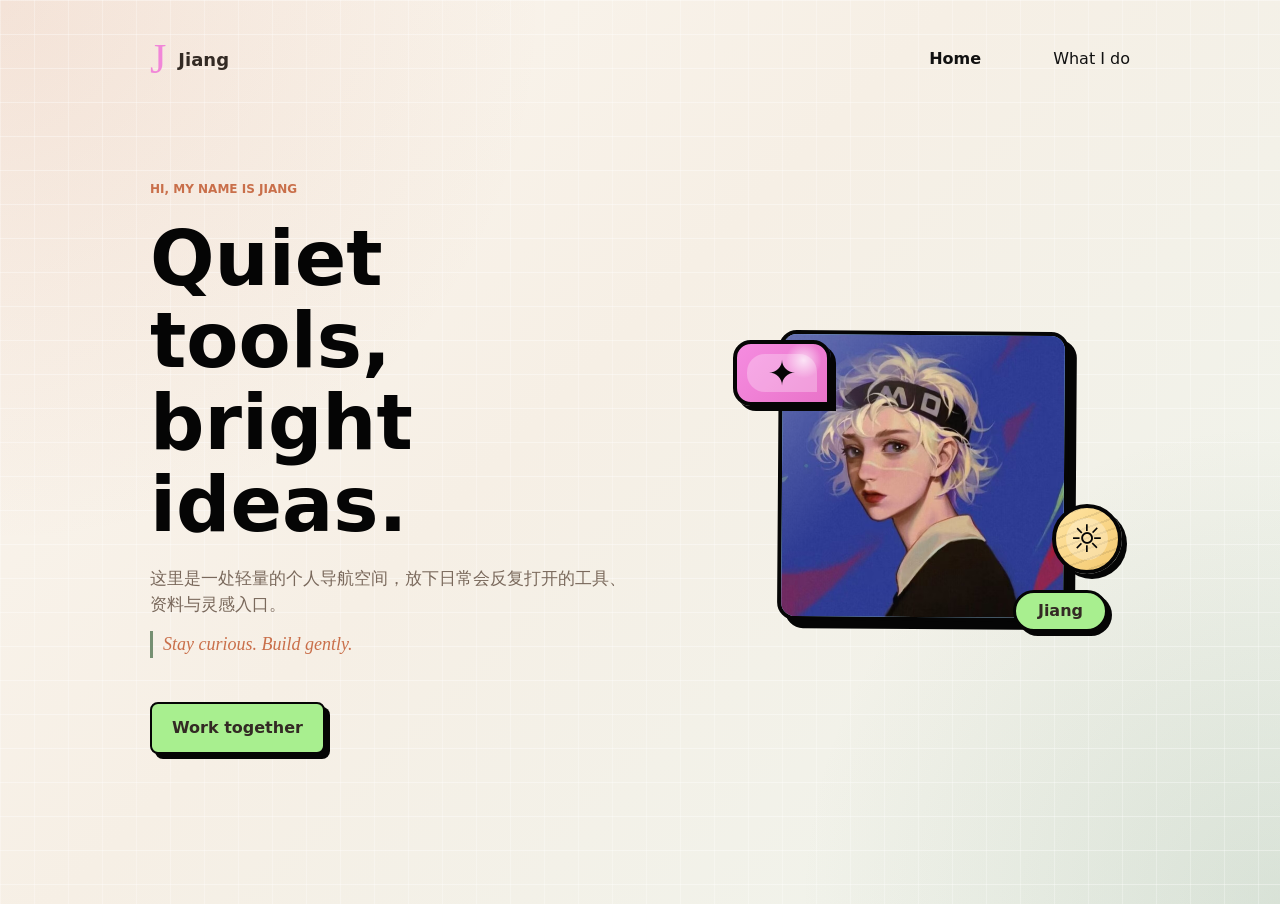
<file: index.html>
<!doctype html>
<html lang="zh-CN">
  <head>
    <meta charset="utf-8">
    <meta name="viewport" content="width=device-width, initial-scale=1">
    <meta name="description" content="A warm personal navigation hub for favorite links, tools, notes, and daily resources.">
    <title>Personal Navigation Hub</title>
    <link rel="stylesheet" href="styles.css?v=20260515-7">
  </head>
  <body>
    <header class="site-header">
      <a class="brand" href="index.html" aria-label="Jiang home">
        <span class="logo-mark">J</span>
        <strong>Jiang</strong>
      </a>
      <nav class="top-nav" aria-label="Primary navigation">
        <a class="active" href="index.html">Home</a>
        <a href="navigation.html">What I do</a>
      </nav>
    </header>

    <main class="page-shell">
      <section class="portfolio-hero" aria-labelledby="profile-name">
        <div class="hero-copy">
          <p class="eyebrow">Hi, my name is Jiang</p>
          <h1 class="hero-title" id="profile-name">Quiet tools, bright ideas.</h1>
          <p class="profile-intro">这里是一处轻量的个人导航空间，放下日常会反复打开的工具、资料与灵感入口。</p>
          <p class="signature">Stay curious. Build gently.</p>
          <div class="hero-actions">
            <a class="cta-button" href="contact.html">Work together</a>
          </div>
          <div class="status-tags" id="status-tags" aria-label="Status tags"></div>
        </div>

        <div class="portrait-stage" aria-label="Jiang portrait">
          <span class="floating-sticker sticker-brush" aria-hidden="true">✦</span>
          <figure class="portrait-frame">
            <img class="avatar" src="assets/avatar.jpg" alt="个人头像">
          </figure>
          <span class="floating-sticker sticker-sun" aria-hidden="true">☼</span>
          <span class="name-pill">Jiang</span>
        </div>
      </section>
    </main>
  </body>
</html>
</file>
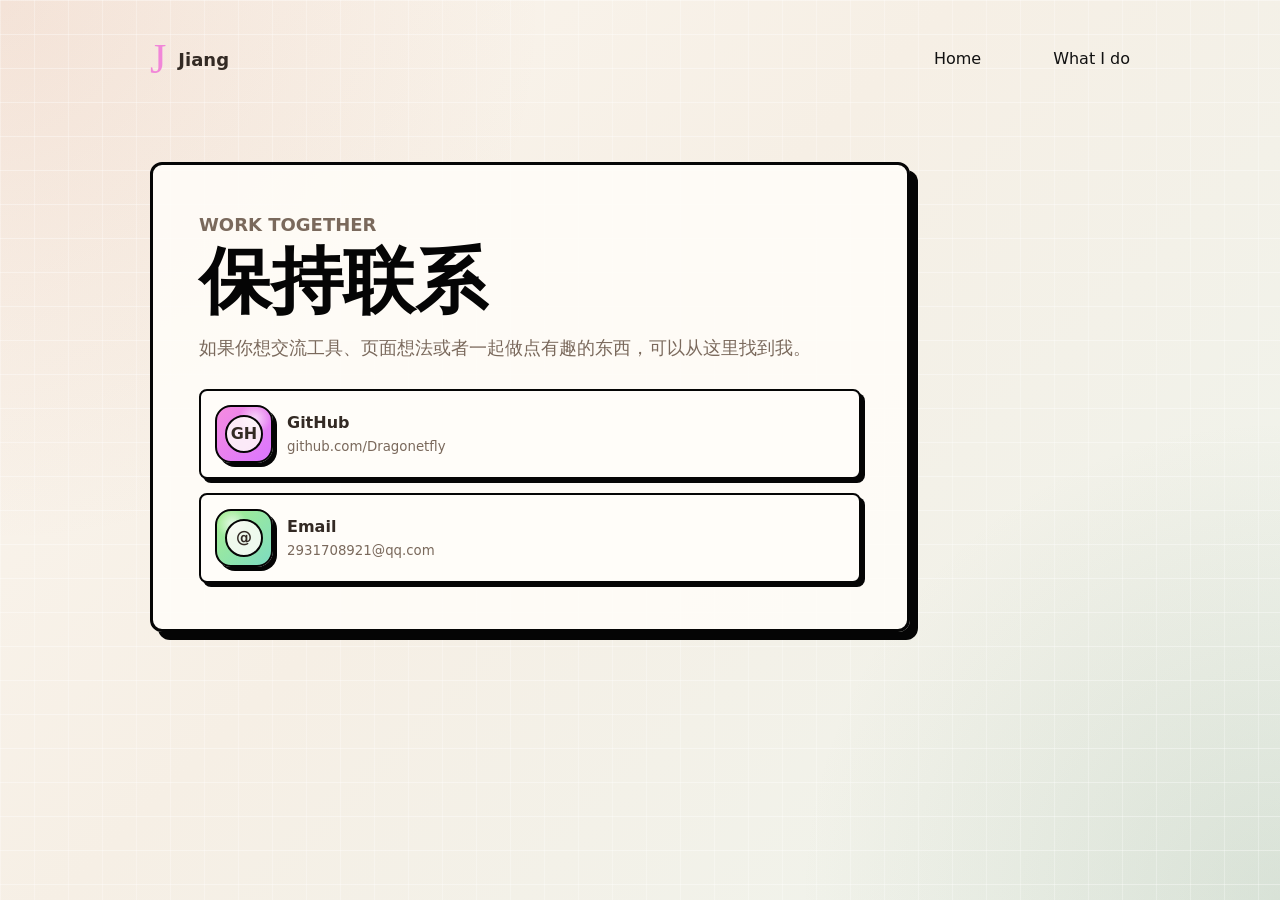
<file: contact.html>
<!doctype html>
<html lang="zh-CN">
  <head>
    <meta charset="utf-8">
    <meta name="viewport" content="width=device-width, initial-scale=1">
    <meta name="description" content="Contact Jiang through GitHub or email.">
    <title>Jiang | Work together</title>
    <link rel="stylesheet" href="styles.css?v=20260515-7">
  </head>
  <body>
    <header class="site-header">
      <a class="brand" href="index.html" aria-label="Jiang home">
        <span class="logo-mark">J</span>
        <strong>Jiang</strong>
      </a>
      <nav class="top-nav" aria-label="Primary navigation">
        <a href="index.html">Home</a>
        <a href="navigation.html">What I do</a>
      </nav>
    </header>

    <main class="page-shell inner-page">
      <section class="contact-hero" aria-labelledby="contact-title">
        <p class="eyebrow">Work together</p>
        <h1 id="contact-title">保持联系</h1>
        <p>如果你想交流工具、页面想法或者一起做点有趣的东西，可以从这里找到我。</p>

        <div class="contact-list">
          <a class="contact-card" href="https://github.com/Dragonetfly" target="_blank" rel="noreferrer noopener">
            <span class="contact-orb github-orb" aria-hidden="true">
              <span class="contact-icon">GH</span>
            </span>
            <span>
              <strong>GitHub</strong>
              <small>github.com/Dragonetfly</small>
            </span>
          </a>
          <a class="contact-card" href="mailto:2931708921@qq.com">
            <span class="contact-orb email-orb" aria-hidden="true">
              <span class="contact-icon">@</span>
            </span>
            <span>
              <strong>Email</strong>
              <small>2931708921@qq.com</small>
            </span>
          </a>
        </div>
      </section>
    </main>
  </body>
</html>
</file>
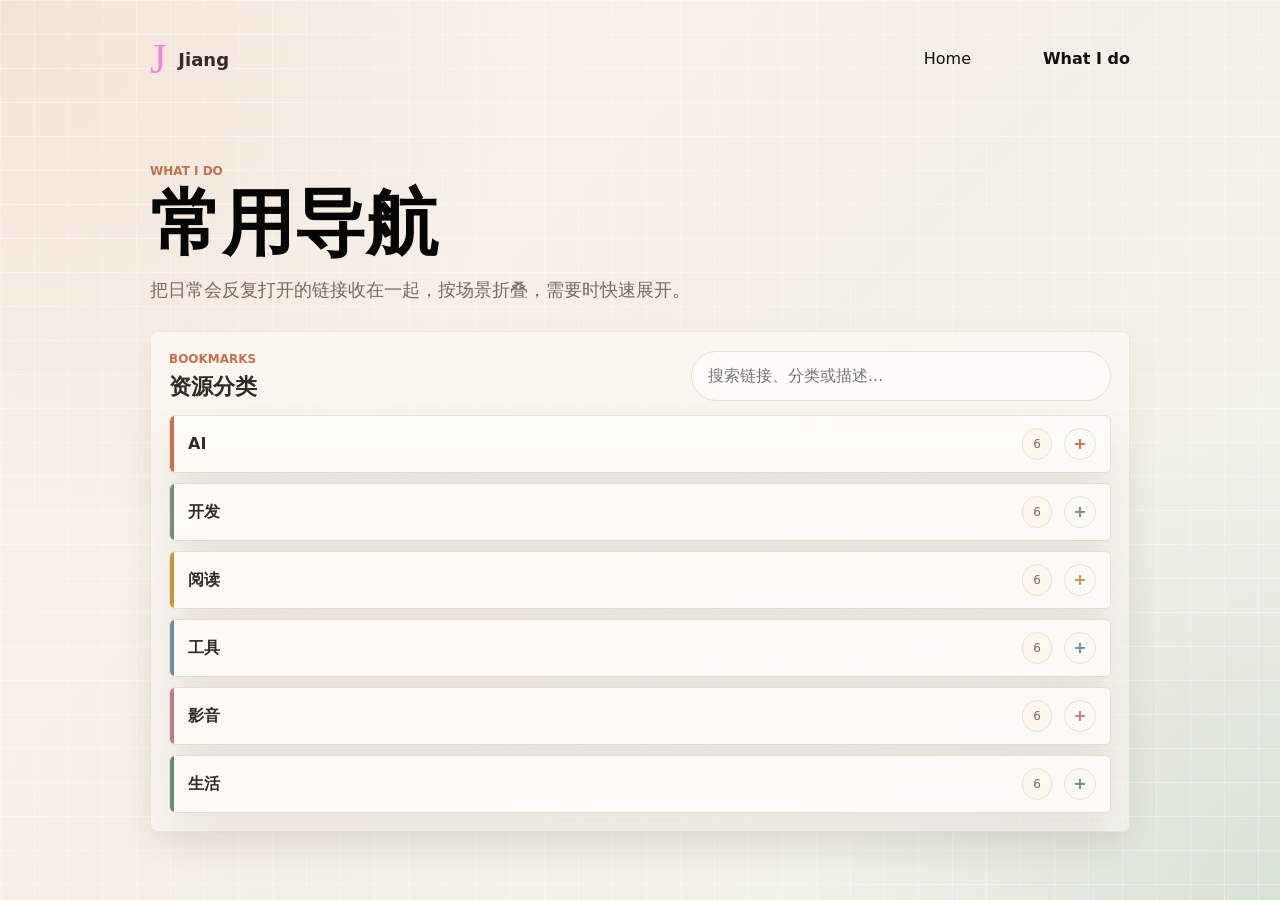
<file: navigation.html>
<!doctype html>
<html lang="zh-CN">
  <head>
    <meta charset="utf-8">
    <meta name="viewport" content="width=device-width, initial-scale=1">
    <meta name="description" content="Jiang's personal navigation page for tools, reading, media, and daily links.">
    <title>Jiang | What I do</title>
    <link rel="stylesheet" href="styles.css?v=20260515-7">
    <script src="script.js?v=20260515-7" defer></script>
  </head>
  <body>
    <header class="site-header">
      <a class="brand" href="index.html" aria-label="Jiang home">
        <span class="logo-mark">J</span>
        <strong>Jiang</strong>
      </a>
      <nav class="top-nav" aria-label="Primary navigation">
        <a href="index.html">Home</a>
        <a class="active" href="navigation.html">What I do</a>
      </nav>
    </header>

    <main class="page-shell inner-page">
      <section class="page-heading" aria-labelledby="nav-title">
        <p class="eyebrow">What I do</p>
        <h1 id="nav-title">常用导航</h1>
        <p>把日常会反复打开的链接收在一起，按场景折叠，需要时快速展开。</p>
      </section>

      <section class="navigation-area compact" aria-labelledby="bookmark-title">
        <div class="section-heading nav-heading">
          <div>
            <p class="eyebrow">Bookmarks</p>
            <h2 id="bookmark-title">资源分类</h2>
          </div>
          <label class="search-box">
            <span class="sr-only">搜索链接</span>
            <input id="search-input" type="search" placeholder="搜索链接、分类或描述..." autocomplete="off">
          </label>
        </div>
        <div class="category-grid" id="category-grid"></div>
        <p class="empty-state" id="empty-state" hidden>没有找到匹配的链接，换个关键词试试。</p>
      </section>
    </main>
  </body>
</html>
</file>
<file: styles.css>
:root {
  color-scheme: light;
  --paper: #fbf6ef;
  --surface: #fffdf9;
  --surface-soft: #fff8ee;
  --ink: #332a24;
  --muted: #7a695c;
  --line: #eadfce;
  --terracotta: #c96f4a;
  --sage: #769072;
  --gold: #c6953d;
  --blue: #6d8ea0;
  --rose: #bd7a82;
  --green: #698f6a;
  --shadow: 0 18px 50px rgba(73, 48, 31, 0.11);
}

* {
  box-sizing: border-box;
}

body {
  margin: 0;
  min-height: 100vh;
  background:
    linear-gradient(rgba(255, 255, 255, 0.36) 1px, transparent 1px),
    linear-gradient(90deg, rgba(255, 255, 255, 0.28) 1px, transparent 1px),
    radial-gradient(circle at top left, rgba(201, 111, 74, 0.14), transparent 34rem),
    radial-gradient(circle at bottom right, rgba(118, 144, 114, 0.18), transparent 30rem),
    linear-gradient(135deg, #fbf6ef 0%, #f6efe5 44%, #eef4ed 100%);
  background-size: 34px 34px, 34px 34px, auto, auto, auto;
  color: var(--ink);
  font-family: Inter, ui-sans-serif, system-ui, -apple-system, BlinkMacSystemFont, "Segoe UI", sans-serif;
  line-height: 1.5;
}

html {
  scroll-behavior: smooth;
}

a {
  color: inherit;
  text-decoration: none;
}

.site-header {
  display: flex;
  align-items: center;
  justify-content: space-between;
  width: min(980px, calc(100% - 32px));
  margin: 0 auto;
  padding: 38px 0 28px;
}

.brand,
.top-nav {
  display: flex;
  align-items: center;
}

.brand {
  gap: 12px;
  font-size: 18px;
}

.logo-mark {
  display: inline-grid;
  place-items: center;
  color: #f186d8;
  font-family: Georgia, "Times New Roman", serif;
  font-size: 42px;
  font-weight: 400;
  line-height: 1;
}

.top-nav {
  gap: clamp(22px, 7vw, 72px);
  font-size: 16px;
}

.top-nav a {
  color: #111;
}

.top-nav .active {
  font-weight: 800;
}

.page-shell {
  width: min(980px, calc(100% - 32px));
  margin: 0 auto;
  padding: 72px 0 56px;
}

.inner-page {
  padding-top: 54px;
}

.portfolio-hero,
.navigation-area {
  animation: rise-in 620ms ease both;
}

.page-heading {
  max-width: 680px;
  margin-bottom: 28px;
}

.page-heading h1,
.contact-hero h1 {
  margin-bottom: 14px;
  color: #050505;
  font-size: clamp(42px, 7vw, 72px);
  line-height: 1.05;
}

.page-heading p:last-child,
.contact-hero > p {
  color: var(--muted);
  font-size: 18px;
}

.navigation-area {
  animation-delay: 120ms;
}

.portfolio-hero {
  display: grid;
  grid-template-columns: minmax(0, 1.08fr) minmax(300px, 0.92fr);
  gap: clamp(34px, 7vw, 78px);
  align-items: center;
  min-height: 420px;
  margin-bottom: 76px;
}

.hero-copy {
  min-width: 0;
}

.hero-title {
  max-width: 560px;
  margin: 20px 0 20px;
  color: #050505;
  font-size: clamp(46px, 7.4vw, 76px);
  line-height: 1.08;
  letter-spacing: 0;
}

.hero-actions {
  display: flex;
  flex-wrap: wrap;
  gap: 14px;
  align-items: center;
  margin: 28px 0 18px;
}

.cta-button {
  display: inline-flex;
  align-items: center;
  justify-content: center;
  min-height: 52px;
  border: 2px solid #050505;
  border-radius: 8px;
  background: #a8ef8f;
  box-shadow: 5px 5px 0 #050505;
  padding: 0 20px;
  font-weight: 700;
  transition: transform 160ms ease, box-shadow 160ms ease;
}

.cta-button:hover {
  transform: translate(2px, 2px);
  box-shadow: 3px 3px 0 #050505;
}

.portrait-stage {
  position: relative;
  display: grid;
  place-items: center;
  min-height: 360px;
}

.portrait-frame {
  position: relative;
  width: min(290px, 70vw);
  aspect-ratio: 1 / 1;
  margin: 0;
  overflow: hidden;
  border: 4px solid #050505;
  border-radius: 18px;
  background: #94c8ef;
  box-shadow: 8px 8px 0 #050505;
  transform: rotate(0.4deg);
}

.portrait-frame::before {
  content: "";
  position: absolute;
  inset: 0;
  background: linear-gradient(135deg, rgba(255, 255, 255, 0.28), transparent 42%);
  pointer-events: none;
  z-index: 1;
}

.portrait-frame .avatar {
  width: 100%;
  height: 100%;
  border: 0;
  border-radius: 0;
  box-shadow: none;
}

.floating-sticker {
  position: absolute;
  z-index: 2;
  display: grid;
  place-items: center;
  border: 4px solid #050505;
  color: #050505;
  font-weight: 900;
  box-shadow: 5px 5px 0 #050505;
  isolation: isolate;
}

.floating-sticker::after {
  content: "";
  position: absolute;
  inset: 10px;
  border-radius: inherit;
  background: rgba(255, 255, 255, 0.28);
  z-index: -1;
}

.sticker-brush {
  top: 44px;
  left: 18px;
  width: 98px;
  height: 66px;
  border-radius: 18px 18px 0 18px;
  background:
    radial-gradient(circle at 74% 28%, rgba(255, 255, 255, 0.7), transparent 18px),
    linear-gradient(135deg, #f58ce0, #e973c9);
  font-size: 34px;
}

.sticker-sun {
  right: 8px;
  bottom: 82px;
  width: 70px;
  height: 70px;
  border-radius: 50%;
  background:
    repeating-linear-gradient(160deg, transparent 0 8px, rgba(5, 5, 5, 0.08) 8px 10px),
    linear-gradient(135deg, #ffe5a3, #f4c86f);
  font-size: 38px;
}

.name-pill {
  position: absolute;
  right: 22px;
  bottom: 24px;
  z-index: 2;
  border: 3px solid #050505;
  border-radius: 999px;
  background: #a8ef8f;
  box-shadow: 4px 4px 0 #050505;
  padding: 6px 22px;
  font-weight: 800;
}

.hero {
  display: grid;
  grid-template-columns: minmax(0, 1fr) auto;
  gap: 16px;
  align-items: start;
  margin-bottom: 24px;
}

.profile-card,
.panel,
.category-card {
  border: 1px solid var(--line);
  background: rgba(255, 253, 249, 0.82);
  box-shadow: var(--shadow);
  backdrop-filter: blur(12px);
}

.profile-card {
  display: flex;
  gap: 22px;
  align-items: flex-start;
  flex: 1;
  min-width: 0;
  position: relative;
  overflow: hidden;
  padding: 28px;
  border-radius: 8px;
}

.profile-card::after {
  content: "";
  position: absolute;
  right: 24px;
  bottom: 20px;
  width: 150px;
  height: 150px;
  border: 1px solid rgba(201, 111, 74, 0.18);
  border-radius: 50%;
  transform: rotate(-12deg);
  pointer-events: none;
}

.avatar {
  width: 96px;
  height: 96px;
  flex: 0 0 auto;
  border: 3px solid #fff;
  border-radius: 50%;
  object-fit: cover;
  object-position: center;
  background: linear-gradient(135deg, #d9a071, #f3dbc0);
  box-shadow: 0 10px 28px rgba(73, 48, 31, 0.16);
}

.eyebrow {
  margin: 0 0 6px;
  color: var(--terracotta);
  font-size: 12px;
  font-weight: 750;
  text-transform: uppercase;
  letter-spacing: 0;
}

h1,
h2,
h3,
p {
  margin-top: 0;
}

h1 {
  margin-bottom: 6px;
  font-size: clamp(32px, 6vw, 56px);
  line-height: 1;
  letter-spacing: 0;
}

h2 {
  margin-bottom: 0;
  font-size: 22px;
}

h3 {
  margin-bottom: 0;
  font-size: 17px;
}

.tagline {
  margin-bottom: 10px;
  color: var(--muted);
}

.profile-intro {
  max-width: 560px;
  margin-bottom: 14px;
  color: #5f5147;
  font-size: 17px;
}

.signature {
  display: inline-flex;
  margin-bottom: 16px;
  border-left: 3px solid var(--sage);
  padding-left: 10px;
  color: var(--terracotta);
  font-family: Georgia, "Times New Roman", serif;
  font-size: 18px;
  font-style: italic;
}

.status-tags {
  display: flex;
  flex-wrap: wrap;
  gap: 8px;
}

.status-tags span,
.category-meta {
  border: 1px solid var(--line);
  background: var(--surface-soft);
  color: var(--muted);
  padding: 6px 10px;
  border-radius: 999px;
  font-size: 12px;
}

.social-links {
  display: flex;
  flex-wrap: wrap;
  justify-content: flex-end;
  gap: 10px;
  max-width: 320px;
}

.social-links a {
  border: 1px solid var(--line);
  background: var(--surface);
  padding: 10px 13px;
  border-radius: 999px;
  color: var(--muted);
  font-weight: 700;
  transition: transform 180ms ease, border-color 180ms ease, color 180ms ease;
}

.panel {
  border-radius: 8px;
  padding: 20px;
}

.section-heading,
.nav-heading {
  display: flex;
  justify-content: space-between;
  gap: 18px;
  align-items: center;
  margin-bottom: 16px;
}

.link-card {
  display: flex;
  gap: 12px;
  min-width: 0;
  border: 1px solid var(--line);
  background: var(--surface);
  transition: transform 180ms ease, border-color 180ms ease, box-shadow 180ms ease, background 180ms ease;
}

.link-visual {
  display: grid;
  place-items: center;
  flex: 0 0 auto;
  border: 1px solid color-mix(in srgb, var(--accent, var(--terracotta)) 22%, var(--line));
  background:
    linear-gradient(135deg, rgba(255, 255, 255, 0.92), rgba(255, 248, 238, 0.78)),
    color-mix(in srgb, var(--accent, var(--terracotta)) 9%, white);
  box-shadow: inset 0 1px 0 rgba(255, 255, 255, 0.72);
}

.link-visual {
  width: 42px;
  height: 42px;
  border-radius: 10px;
}

.link-visual img {
  display: block;
  width: 26px;
  height: 26px;
  object-fit: contain;
}

.link-card small,
.profile-intro {
  color: var(--muted);
}

.navigation-area {
  border: 1px solid rgba(234, 223, 206, 0.7);
  border-radius: 8px;
  background: rgba(255, 253, 249, 0.56);
  padding: 18px;
  box-shadow: 0 12px 34px rgba(73, 48, 31, 0.06);
}

.contact-panel {
  max-width: 620px;
  margin: -24px 0 38px;
  border: 2px solid #050505;
  border-radius: 8px;
  background: #fffdf9;
  box-shadow: 5px 5px 0 #050505;
  padding: 18px 20px;
}

.contact-hero {
  max-width: 760px;
  border: 3px solid #050505;
  border-radius: 12px;
  background: rgba(255, 253, 249, 0.88);
  box-shadow: 8px 8px 0 #050505;
  padding: clamp(24px, 5vw, 46px);
}

.contact-list {
  display: grid;
  gap: 14px;
  margin-top: 28px;
}

.contact-card {
  display: flex;
  align-items: center;
  gap: 14px;
  border: 2px solid #050505;
  border-radius: 8px;
  background: #fffdf9;
  box-shadow: 4px 4px 0 #050505;
  padding: 14px;
  transition: transform 160ms ease, box-shadow 160ms ease;
}

.contact-card:hover {
  transform: translate(2px, 2px);
  box-shadow: 2px 2px 0 #050505;
}

.contact-orb {
  display: grid;
  place-items: center;
  width: 58px;
  height: 58px;
  flex: 0 0 auto;
  border: 2px solid #050505;
  border-radius: 16px;
  box-shadow: 4px 4px 0 #050505;
}

.github-orb {
  background:
    radial-gradient(circle at 70% 22%, rgba(255, 255, 255, 0.7), transparent 16px),
    linear-gradient(135deg, #f58ce0, #db75ff);
}

.email-orb {
  background:
    radial-gradient(circle at 28% 24%, rgba(255, 255, 255, 0.76), transparent 15px),
    linear-gradient(135deg, #a8ef8f, #7ddcc1);
}

.contact-icon {
  display: grid;
  place-items: center;
  width: 38px;
  height: 38px;
  border: 2px solid #050505;
  border-radius: 50%;
  background: rgba(255, 253, 249, 0.85);
  font-weight: 900;
}

.contact-card span:last-child {
  display: grid;
  gap: 2px;
  min-width: 0;
}

.contact-card small {
  color: var(--muted);
  overflow-wrap: anywhere;
}

.contact-panel h2 {
  margin-bottom: 8px;
}

.contact-panel p:last-child {
  margin-bottom: 0;
}

.contact-panel a {
  font-weight: 800;
  text-decoration: underline;
  text-decoration-thickness: 2px;
  text-underline-offset: 4px;
}

.navigation-area.compact .nav-heading {
  margin-bottom: 12px;
}

.navigation-area.compact .eyebrow {
  margin-bottom: 2px;
}

.search-box {
  width: min(420px, 100%);
}

.search-box input {
  width: 100%;
  border: 1px solid var(--line);
  border-radius: 999px;
  background: var(--surface);
  color: var(--ink);
  font: inherit;
  padding: 12px 16px;
  outline: none;
  transition: border-color 180ms ease, box-shadow 180ms ease;
}

.search-box input:focus {
  border-color: rgba(201, 111, 74, 0.76);
  box-shadow: 0 0 0 4px rgba(201, 111, 74, 0.14);
}

.category-grid {
  display: grid;
  grid-template-columns: 1fr;
  gap: 10px;
}

.category-card {
  position: relative;
  overflow: hidden;
  border-radius: 6px;
  padding: 0;
  transition: border-color 180ms ease, box-shadow 180ms ease, transform 180ms ease;
}

.category-card::before {
  content: "";
  position: absolute;
  inset: 0 auto 0 0;
  width: 4px;
  background: var(--accent, var(--terracotta));
}

.category-card[open] {
  border-color: color-mix(in srgb, var(--accent) 42%, var(--line));
  box-shadow: 0 10px 24px rgba(73, 48, 31, 0.07);
}

.accent-coral {
  --accent: var(--terracotta);
}

.accent-sage {
  --accent: var(--sage);
}

.accent-gold {
  --accent: var(--gold);
}

.accent-blue {
  --accent: var(--blue);
}

.accent-rose {
  --accent: var(--rose);
}

.accent-green {
  --accent: var(--green);
}

.category-title {
  display: flex;
  justify-content: space-between;
  align-items: center;
  gap: 12px;
  min-height: 52px;
  margin-bottom: 0;
  padding: 12px 14px 12px 18px;
  cursor: pointer;
  list-style: none;
}

.category-title::-webkit-details-marker {
  display: none;
}

.category-title::after {
  content: "+";
  display: grid;
  place-items: center;
  width: 30px;
  height: 30px;
  border: 1px solid var(--line);
  border-radius: 50%;
  color: var(--accent);
  font-weight: 800;
  transition: transform 180ms ease, background 180ms ease;
}

.category-card[open] .category-title::after {
  content: "-";
  transform: rotate(180deg);
  background: color-mix(in srgb, var(--accent) 10%, white);
}

.category-name {
  font-size: 16px;
  font-weight: 800;
}

.category-meta {
  margin-left: auto;
}

.link-list {
  display: grid;
  gap: 8px;
  padding: 0 12px 12px 18px;
  animation: reveal-links 220ms ease both;
}

.link-card {
  align-items: center;
  padding: 10px;
  border-radius: 6px;
}

.link-copy {
  display: grid;
  min-width: 0;
}

.link-copy strong,
.link-copy small {
  overflow: hidden;
  text-overflow: ellipsis;
  white-space: nowrap;
}

.link-card:hover,
.social-links a:hover {
  transform: translateY(-3px);
  border-color: color-mix(in srgb, var(--accent, var(--terracotta)) 45%, var(--line));
  box-shadow: 0 14px 30px rgba(73, 48, 31, 0.12);
}

.empty-state {
  border: 1px dashed var(--line);
  border-radius: 8px;
  margin: 18px 0 0;
  padding: 18px;
  color: var(--muted);
  text-align: center;
}

.sr-only {
  position: absolute;
  width: 1px;
  height: 1px;
  padding: 0;
  margin: -1px;
  overflow: hidden;
  clip: rect(0, 0, 0, 0);
  white-space: nowrap;
  border: 0;
}

[hidden] {
  display: none !important;
}

@keyframes rise-in {
  from {
    opacity: 0;
    transform: translateY(12px);
  }

  to {
    opacity: 1;
    transform: translateY(0);
  }
}

@keyframes reveal-links {
  from {
    opacity: 0;
    transform: translateY(-4px);
  }

  to {
    opacity: 1;
    transform: translateY(0);
  }
}

@media (max-width: 860px) {
  .site-header {
    align-items: flex-start;
    flex-direction: column;
    gap: 20px;
    padding-top: 24px;
  }

  .top-nav {
    width: 100%;
    justify-content: space-between;
    gap: 14px;
  }

  .page-shell {
    padding-top: 30px;
  }

  .portfolio-hero {
    grid-template-columns: 1fr;
    margin-bottom: 44px;
  }

  .section-heading,
  .nav-heading {
    align-items: stretch;
    flex-direction: column;
  }

  .hero {
    grid-template-columns: 1fr;
  }

  .social-links {
    justify-content: flex-start;
    max-width: none;
  }

  .category-grid {
    grid-template-columns: 1fr;
  }
}

@media (max-width: 560px) {
  .page-shell {
    width: min(100% - 22px, 1120px);
    padding-top: 16px;
  }

  .profile-card {
    align-items: flex-start;
    flex-direction: column;
  }

  h1 {
    font-size: 38px;
  }
}

@media (prefers-reduced-motion: reduce) {
  *,
  *::before,
  *::after {
    animation-duration: 1ms !important;
    scroll-behavior: auto !important;
    transition-duration: 1ms !important;
  }
}
</file>
